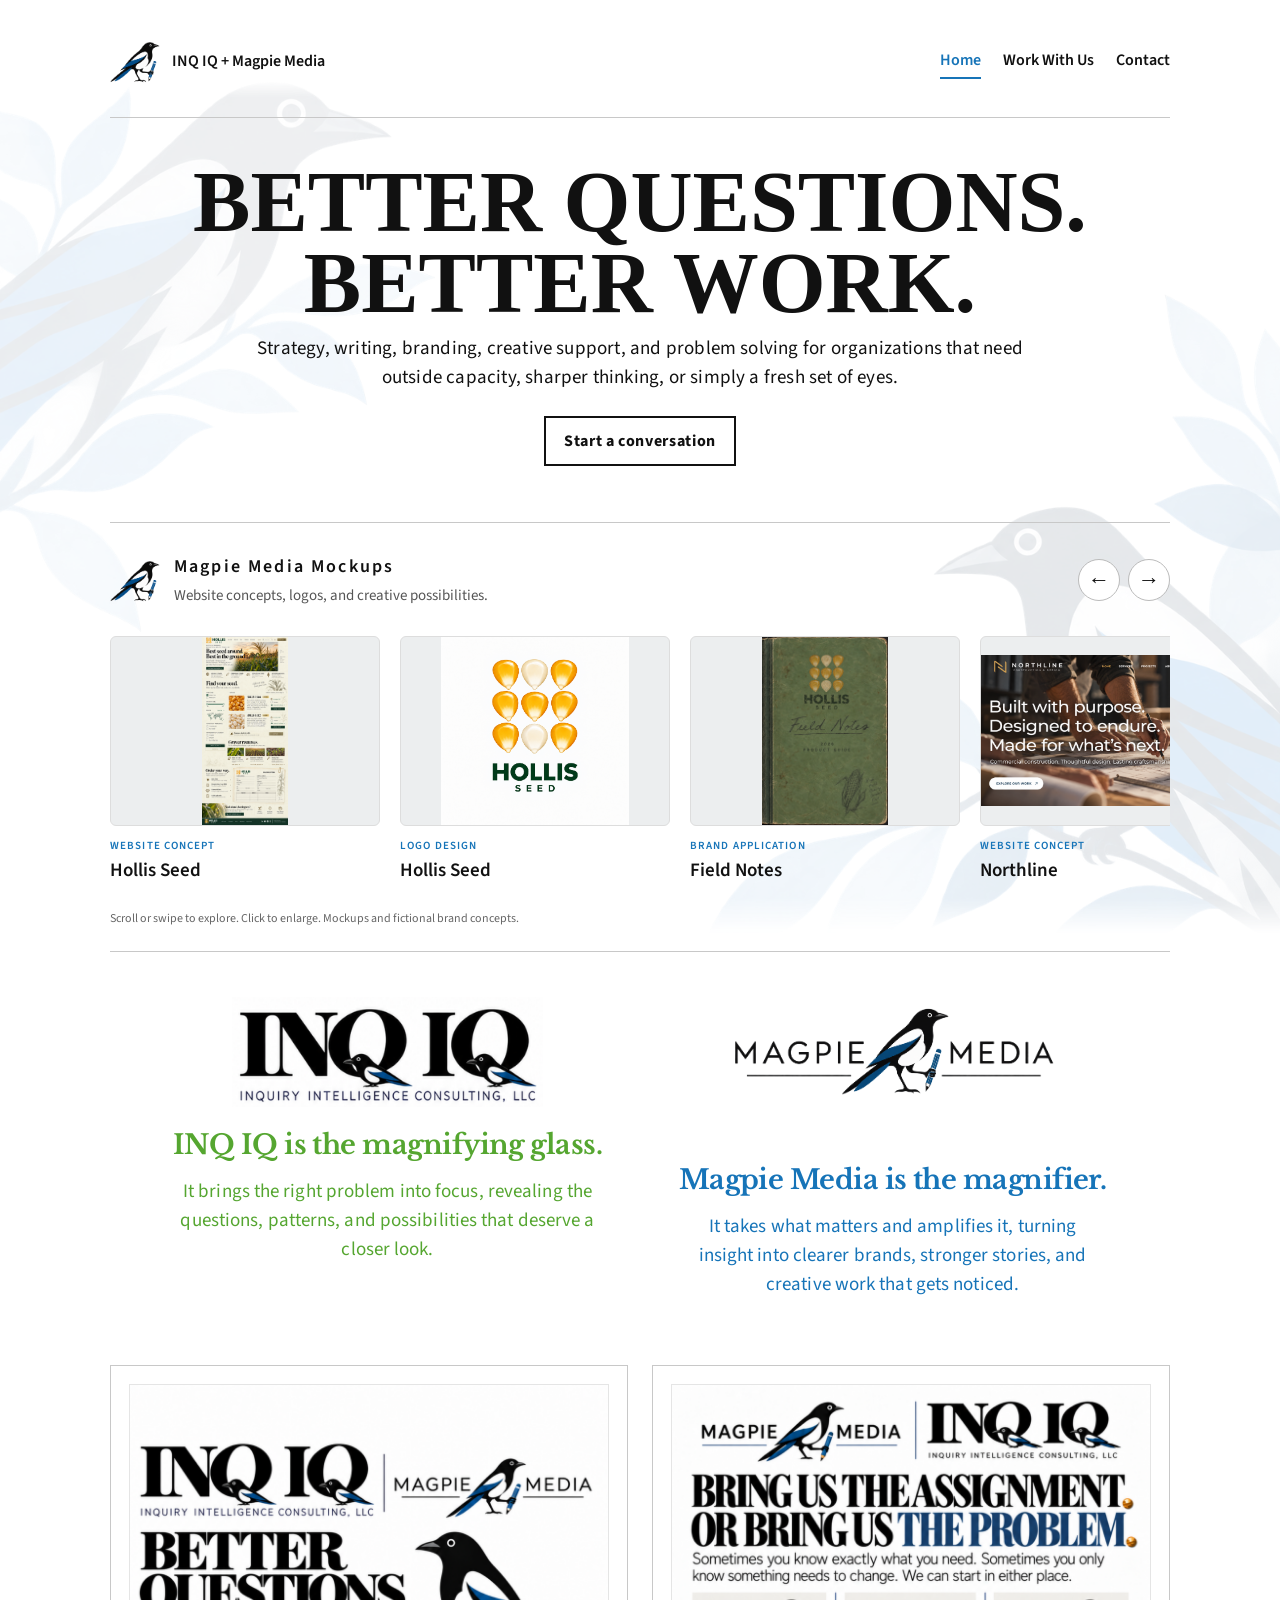
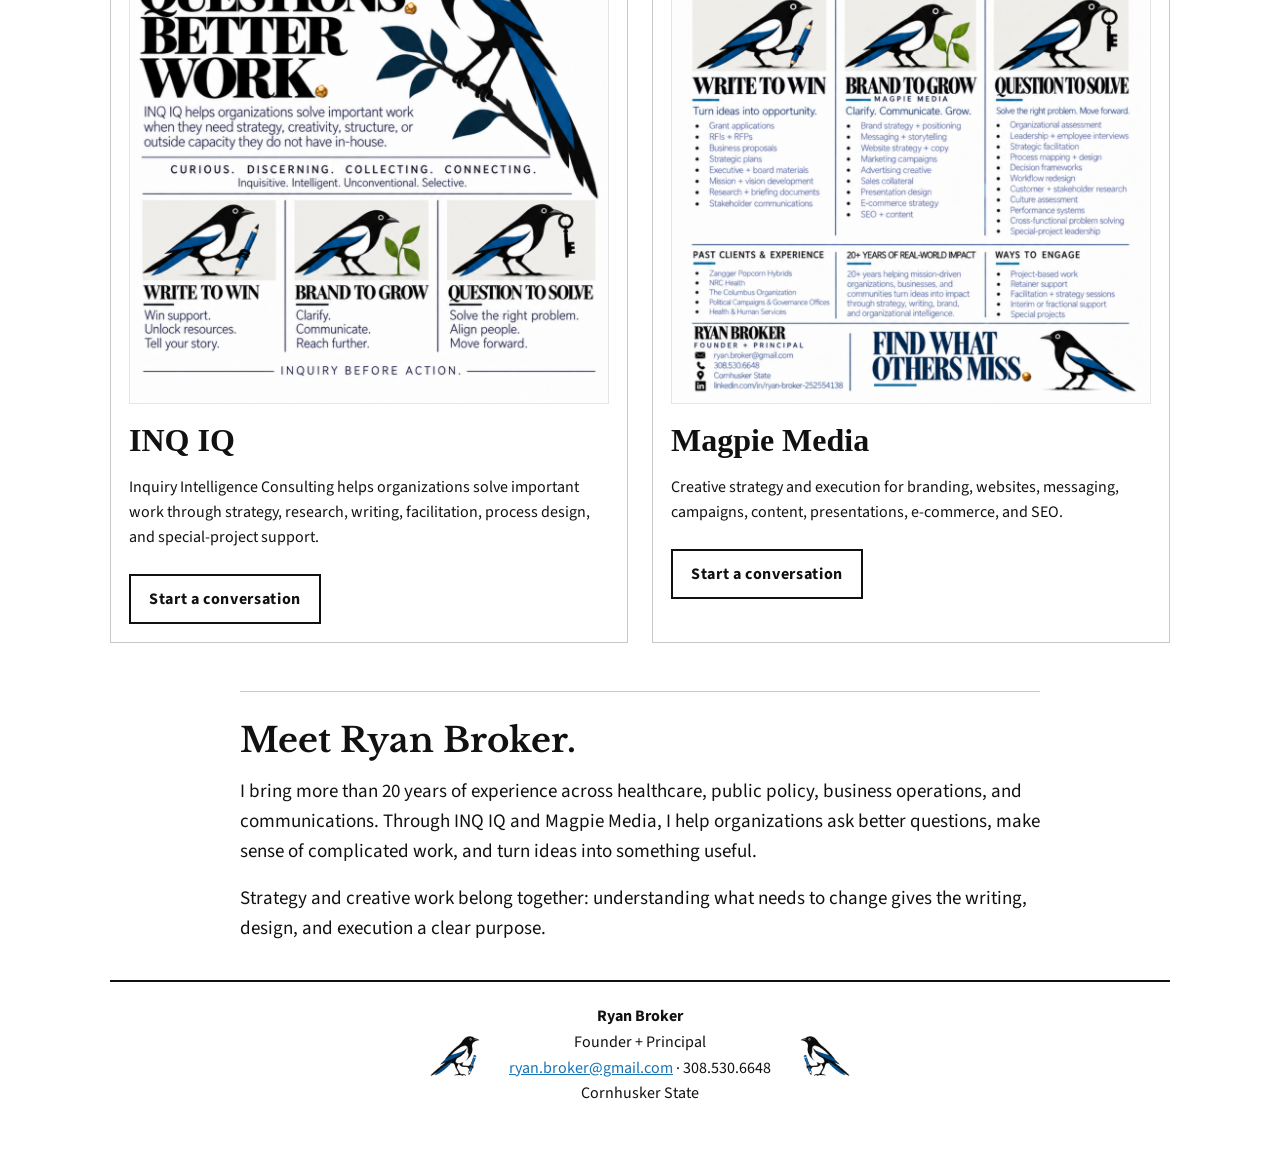
<file: index.html>
<!doctype html>
<html lang="en">
<head>
  <meta charset="utf-8">
  <meta name="viewport" content="width=device-width, initial-scale=1">
  <title>INQ IQ + Magpie Media</title>
  <meta name="description" content="INQ IQ and Magpie Media. Strategy, writing, branding, creative support, and problem solving.">
<link rel="preconnect" href="https://fonts.googleapis.com">
<link rel="preconnect" href="https://fonts.gstatic.com" crossorigin>
<link href="https://fonts.googleapis.com/css2?family=Libre+Baskerville:wght@400;700&family=Source+Sans+3:wght@400;500;600&display=swap" rel="stylesheet">

<link rel="stylesheet" href="style.css?v=4">
</head>
<body>
<div id="site-loader" aria-hidden="true">
  <div class="loader-content">
    <img
      src="magpie-pencil.png.png"
      alt=""
      width="100"
    >
    <p>WRITE. WRITE. WRITE.</p>
  </div>
</div>
<script>
  (function() {
    const loader = document.getElementById("site-loader");
    let finished = false;

    function revealSite() {
      if (finished) return;
      finished = true;

      loader.classList.add("is-loaded");

      setTimeout(function() {
        loader.remove();
      }, 450);
    }

    window.addEventListener("load", revealSite, { once: true });

    // Reveal the page even if a resource takes too long.
    setTimeout(revealSite, 4000);
  })();
</script>

<noscript>
  <style>
    #site-loader {
      display: none;
    }
  </style>
</noscript>
  <img
    src="magpie-frame-corners.png"
    alt=""
    class="frame-art frame-art-corners"
    aria-hidden="true"
  >

  <main class="wrap">
    <header class="site-header">
  <a class="site-brand" href="index.html">
    <img src="magpie-pencil.png.png" alt="" width="50">
    <span>INQ IQ + Magpie Media</span>
  </a>

  <nav class="site-nav" aria-label="Main navigation">
    <a href="index.html" aria-current="page">Home</a>
    <a href="work-with-us.html">Work With Us</a>
    <a href="contact.html">Contact</a>
  </nav>
</header>
    <section class="hero">
      <h1>BETTER QUESTIONS.<br>BETTER WORK.</h1>
      <p>
        Strategy, writing, branding, creative support, and problem solving for organizations
        that need outside capacity, sharper thinking, or simply a fresh set of eyes.
      </p>
<a
  class="button hero-contact"
  href="mailto:ryan.broker@gmail.com?subject=Let%27s%20Talk"
>
  Start a conversation
</a>
    </section>
<section class="portfolio" aria-labelledby="portfolio-title">
  <div class="portfolio-heading">
    <div class="portfolio-brand">
 <img
  src="magpie-pencil.png.png"
  alt=""
  class="portfolio-magpie"
  width="50"
  style="display:block; width:50px; max-width:50px; height:auto; flex:0 0 50px;"
  aria-hidden="true"
>

  <div>
    <h2 id="portfolio-title">Magpie Media Mockups</h2>
    <p>Website concepts, logos, and creative possibilities.</p>
  </div>
</div>
    <div class="portfolio-controls">
      <button
        type="button"
        onclick="scrollPortfolio(-1)"
        aria-label="Scroll portfolio left"
      >←</button>

      <button
        type="button"
        onclick="scrollPortfolio(1)"
        aria-label="Scroll portfolio right"
      >→</button>
    </div>
  </div>

  <div
    class="portfolio-track"
    id="portfolio-track"
    tabindex="0"
    aria-label="Scrollable portfolio gallery"
  >

    <button
      class="portfolio-item"
      type="button"
      onclick="openLightbox('HOLLIS SEED WEBSITE EXAMPLE.png', 'Hollis Seed website concept')"
    >
      <img
        src="HOLLIS SEED WEBSITE EXAMPLE.png"
        alt="Hollis Seed website concept"
        loading="lazy"
      >
      <span>WEBSITE CONCEPT</span>
      <strong>Hollis Seed</strong>
    </button>

    <button
      class="portfolio-item"
      type="button"
      onclick="openLightbox('HOLLIS SEED LOGO.png', 'Hollis Seed logo')"
    >
      <img
        src="HOLLIS SEED LOGO.png"
        alt="Hollis Seed logo"
        loading="lazy"
      >
      <span>LOGO DESIGN</span>
      <strong>Hollis Seed</strong>
    </button>

    <button
      class="portfolio-item"
      type="button"
      onclick="openLightbox('HOLLS SEED FIELD NOTES.png', 'Hollis Seed field notes')"
    >
      <img
        src="HOLLS SEED FIELD NOTES.png"
        alt="Hollis Seed field notes"
        loading="lazy"
      >
      <span>BRAND APPLICATION</span>
      <strong>Field Notes</strong>
    </button>

    <button
      class="portfolio-item"
      type="button"
      onclick="openLightbox('Northline Construction & Design.png', 'Northline website concept')"
    >
      <img
        src="Northline Construction &amp; Design.png"
        alt="Northline website concept"
        loading="lazy"
      >
      <span>WEBSITE CONCEPT</span>
      <strong>Northline</strong>
    </button>

    <button
      class="portfolio-item"
      type="button"
      onclick="openLightbox('NORTHLINE LOGO.png', 'Northline logo')"
    >
      <img
        src="NORTHLINE LOGO.png"
        alt="Northline logo"
        loading="lazy"
      >
      <span>LOGO DESIGN</span>
      <strong>Northline</strong>
    </button>

    <button
      class="portfolio-item"
      type="button"
      onclick="openLightbox('NORTHLINE 3.png', 'Northline logo variation')"
    >
      <img
        src="NORTHLINE 3.png"
        alt="Northline logo variation"
        loading="lazy"
      >
      <span>LOGO VARIATION</span>
      <strong>Northline</strong>
    </button>

    <button
      class="portfolio-item"
      type="button"
      onclick="openLightbox('WARD & ELLIS.png', 'Ward and Ellis website concept')"
    >
      <img
        src="WARD &amp; ELLIS.png"
        alt="Ward and Ellis website concept"
        loading="lazy"
      >
      <span>WEBSITE CONCEPT</span>
      <strong>Ward &amp; Ellis</strong>
    </button>

    <button
      class="portfolio-item"
      type="button"
      onclick="openLightbox('Meadow County Health.png', 'Meadow County Health website concept')"
    >
      <img
        src="Meadow County Health.png"
        alt="Meadow County Health website concept"
        loading="lazy"
      >
      <span>WEBSITE CONCEPT</span>
      <strong>Meadow County Health</strong>
    </button>

    <button
      class="portfolio-item"
      type="button"
      onclick="openLightbox('magpie glorious.png', 'Magpie Media brand concept')"
    >
      <img
        src="magpie glorious.png"
        alt="Magpie Media brand concept"
        loading="lazy"
      >
      <span>BRAND CONCEPT</span>
      <strong>Magpie Media</strong>
    </button>

  </div>

  <p class="portfolio-note">
    Scroll or swipe to explore. Click to enlarge.
    Mockups and fictional brand concepts.
  </p>
</section>
    
    <section class="brand-explainer">

  <article class="brand-box inqiq-explainer">
      <img src="INQ IQ ONE.png" alt="INQ IQ logo">

    <h2>INQ IQ is the magnifying glass.</h2>

    <p>
      It brings the right problem into focus, revealing the questions,
      patterns, and possibilities that deserve a closer look.
    </p>
  </article>

  <article class="brand-box magpie-explainer">
    <img src="MAGPIE ONE.png" alt="Magpie Media">

    <h2>Magpie Media is the magnifier.</h2>

    <p>
      It takes what matters and amplifies it, turning insight into clearer brands,
      stronger stories, and creative work that gets noticed.
    </p>
  </article>

</section>

<section class="grid">
  <article class="card">
    <img
      src="flyer-1.png"
      alt="INQ IQ and Magpie Media overview"
      class="flyer-image"
      onclick="openLightbox(this.src, this.alt)"
    >

    <h2>INQ IQ</h2>

    <p>
      Inquiry Intelligence Consulting helps organizations solve important work through
      strategy, research, writing, facilitation, process design, and special-project support.
    </p>

    <a class="button" href="mailto:ryan.broker@gmail.com?subject=INQ%20IQ%20Inquiry">
      Start a conversation
    </a>
  </article>

  <article class="card">
    <img
      src="flyer-2.png"
      alt="Magpie Media and INQ IQ services"
      class="flyer-image"
      onclick="openLightbox(this.src, this.alt)"
    >

    <h2>Magpie Media</h2>

    <p>
      Creative strategy and execution for branding, websites, messaging, campaigns,
      content, presentations, e-commerce, and SEO.
    </p>

    <a class="button" href="mailto:ryan.broker@gmail.com?subject=Magpie%20Media%20Inquiry">
      Start a conversation
    </a>
  </article>
</section>

<section class="about-ryan" aria-labelledby="about-ryan-title">
  <h2 id="about-ryan-title">Meet Ryan Broker.</h2>

  <p>
    I bring more than 20 years of experience across healthcare, public policy,
    business operations, and communications. Through INQ IQ and Magpie Media,
    I help organizations ask better questions, make sense of complicated work,
    and turn ideas into something useful.
  </p>

  <p>
    Strategy and creative work belong together: understanding what needs to
    change gives the writing, design, and execution a clear purpose.
  </p>
</section>
<section class="contact contact-with-magpies">

  <img
    src="magpie-pencil.png.png"
    alt=""
    class="contact-magpie contact-magpie-left"
    aria-hidden="true"
  >

  <div class="contact-info">
    <strong>Ryan Broker</strong><br>
    Founder + Principal<br>
    <a href="mailto:ryan.broker@gmail.com">ryan.broker@gmail.com</a> · 308.530.6648<br>
    Cornhusker State
  </div>

  <img
    src="magpie-pencil.png.png"
    alt=""
    class="contact-magpie contact-magpie-right"
    aria-hidden="true"
  >

</section>

</main>

 <div
  id="lightbox"
  class="lightbox"
  role="dialog"
  aria-modal="true"
  aria-label="Enlarged portfolio image"
  onclick="closeLightbox(event)"
>
  <button
    type="button"
    class="lightbox-close"
    onclick="closeLightbox(event)"
    aria-label="Close image"
  >×</button>

  <button
    type="button"
    id="lightbox-prev"
    class="lightbox-arrow lightbox-prev"
    onclick="advanceLightbox(-1)"
    aria-label="Previous image"
  >←</button>

  <img id="lightbox-image" alt="">

  <button
    type="button"
    id="lightbox-next"
    class="lightbox-arrow lightbox-next"
    onclick="advanceLightbox(1)"
    aria-label="Next image"
  >→</button>

  <p id="lightbox-caption"></p>
</div>

<script>
  let lightboxItems = [];
  let lightboxIndex = 0;
  let previousFocus = null;

  function scrollPortfolio(direction) {
    const track = document.getElementById("portfolio-track");
    if (!track) return;

    const cards = track.querySelectorAll(".portfolio-item");

    const step = cards.length > 1
      ? cards[1].getBoundingClientRect().left -
        cards[0].getBoundingClientRect().left
      : track.clientWidth * 0.8;

    const reduceMotion = window.matchMedia(
      "(prefers-reduced-motion: reduce)"
    ).matches;

    track.scrollBy({
      left: direction * step,
      behavior: reduceMotion ? "auto" : "smooth"
    });
  }

  function renderLightbox() {
    const item = lightboxItems[lightboxIndex];
    const image = document.getElementById("lightbox-image");
    const showArrows = lightboxItems.length > 1;

    image.src = item.src;
    image.alt = item.alt;

    document.getElementById("lightbox-caption").textContent =
      showArrows
        ? item.alt + " · " + (lightboxIndex + 1) +
          " / " + lightboxItems.length
        : item.alt;

    document.getElementById("lightbox-prev").hidden = !showArrows;
    document.getElementById("lightbox-next").hidden = !showArrows;
  }

  function openLightbox(src, alt) {
    const lightbox = document.getElementById("lightbox");
    const absoluteSrc = new URL(src, document.baseURI).href;

    const portfolioImages = Array.from(
      document.querySelectorAll(".portfolio-track .portfolio-item img")
    ).map(function(image) {
      return {
        src: image.src,
        alt: image.alt
      };
    });

    const selectedIndex = portfolioImages.findIndex(function(item) {
      return item.src === absoluteSrc;
    });
    
lightbox.classList.toggle("flyer-view", selectedIndex < 0);
    
    if (selectedIndex >= 0) {
      lightboxItems = portfolioImages;
      lightboxIndex = selectedIndex;
    } else {
      lightboxItems = [{ src: absoluteSrc, alt: alt || "" }];
      lightboxIndex = 0;
    }

    previousFocus = document.activeElement;
    renderLightbox();

    lightbox.classList.add("active");
    document.body.classList.add("no-scroll");
    lightbox.querySelector(".lightbox-close").focus();
  }

  function advanceLightbox(direction) {
    if (lightboxItems.length < 2) return;

    lightboxIndex =
      (lightboxIndex + direction + lightboxItems.length) %
      lightboxItems.length;

    renderLightbox();
  }

  function closeLightbox(event) {
    if (
      event &&
      event.target.id !== "lightbox" &&
      !event.target.closest(".lightbox-close")
    ) {
      return;
    }

    document.getElementById("lightbox").classList.remove("active");
    document.body.classList.remove("no-scroll");

    if (previousFocus && previousFocus.isConnected) {
      previousFocus.focus();
    }
  }

  document.addEventListener("keydown", function(event) {
    const lightbox = document.getElementById("lightbox");
    if (!lightbox.classList.contains("active")) return;

    if (event.key === "Escape") {
      event.preventDefault();
      closeLightbox();
    }

    if (event.key === "ArrowLeft") {
      event.preventDefault();
      advanceLightbox(-1);
    }

    if (event.key === "ArrowRight") {
      event.preventDefault();
      advanceLightbox(1);
    }

    if (event.key === "Tab") {
      const buttons = Array.from(
        lightbox.querySelectorAll("button")
      ).filter(function(button) {
        return !button.hidden;
      });

      const first = buttons[0];
      const last = buttons[buttons.length - 1];

      if (event.shiftKey && document.activeElement === first) {
        event.preventDefault();
        last.focus();
      } else if (!event.shiftKey && document.activeElement === last) {
        event.preventDefault();
        first.focus();
      }
    }
  });
</script>

</body>
</html>
</file>
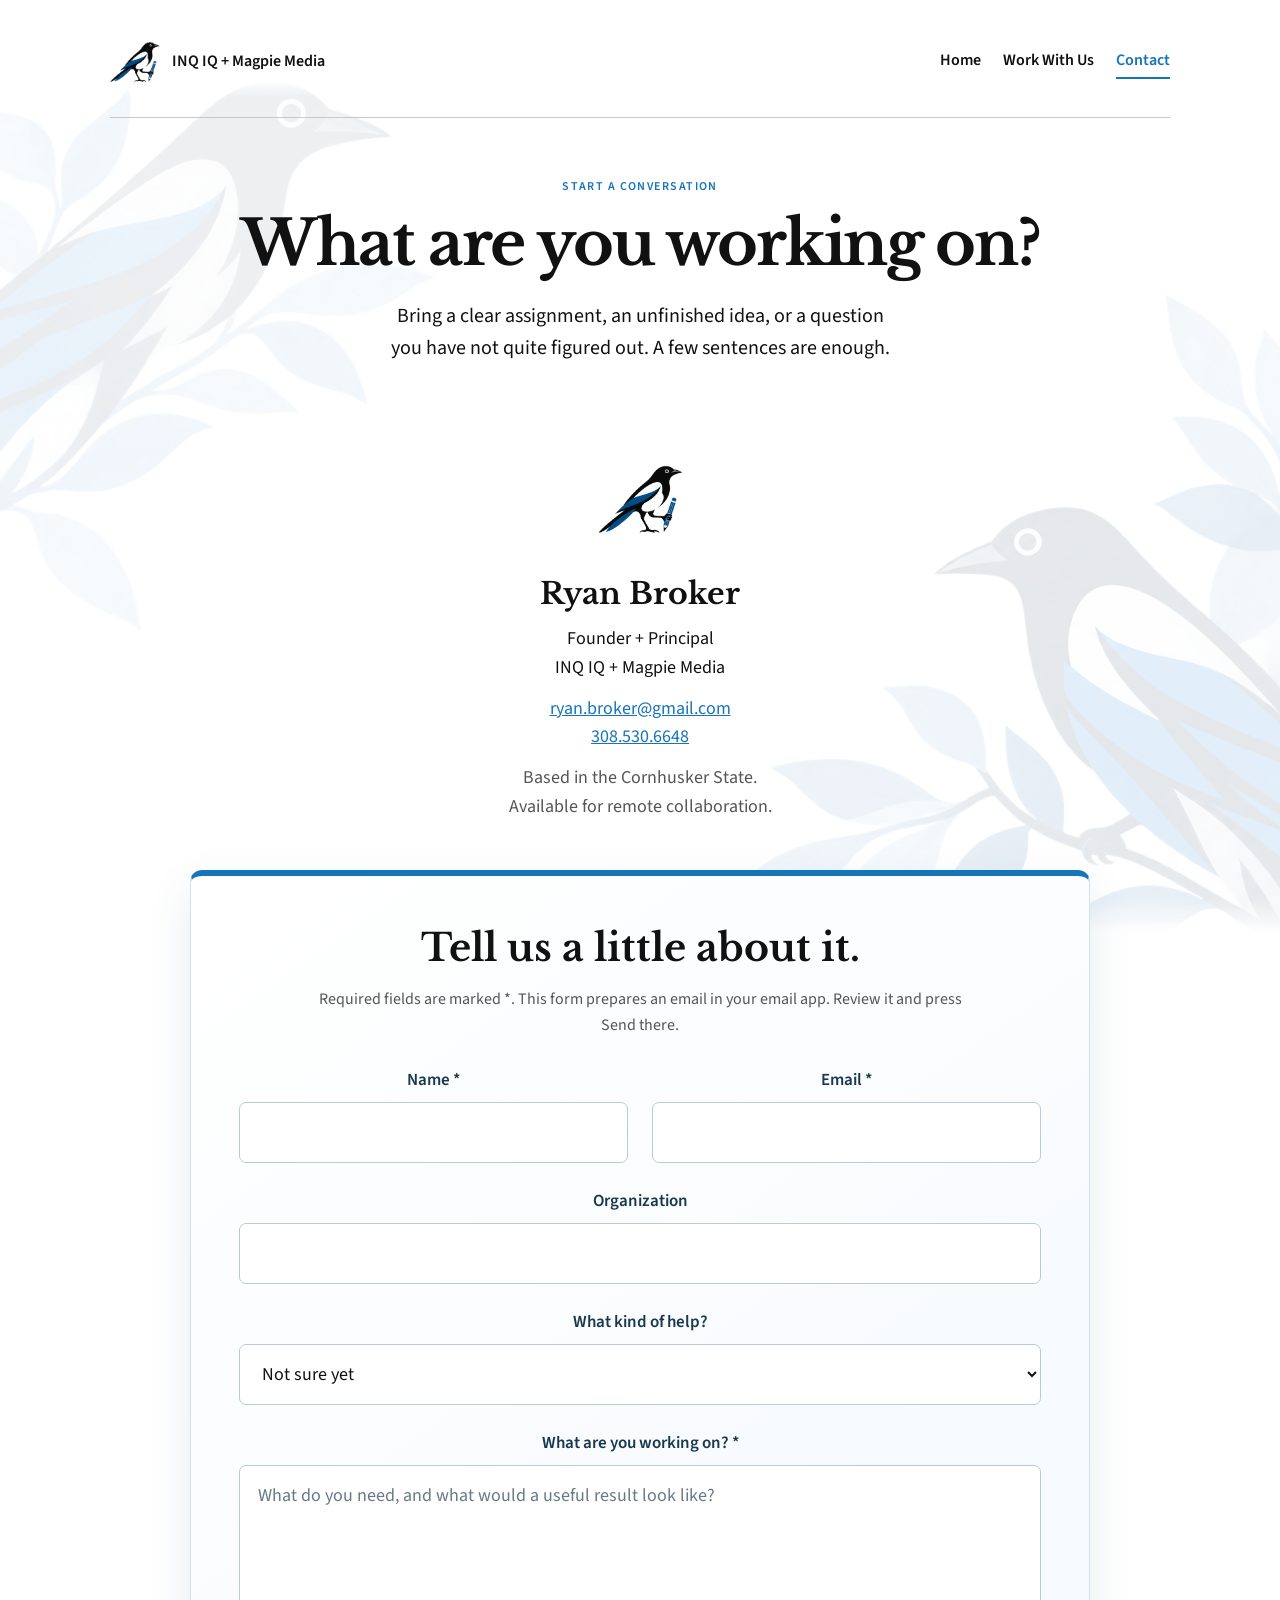
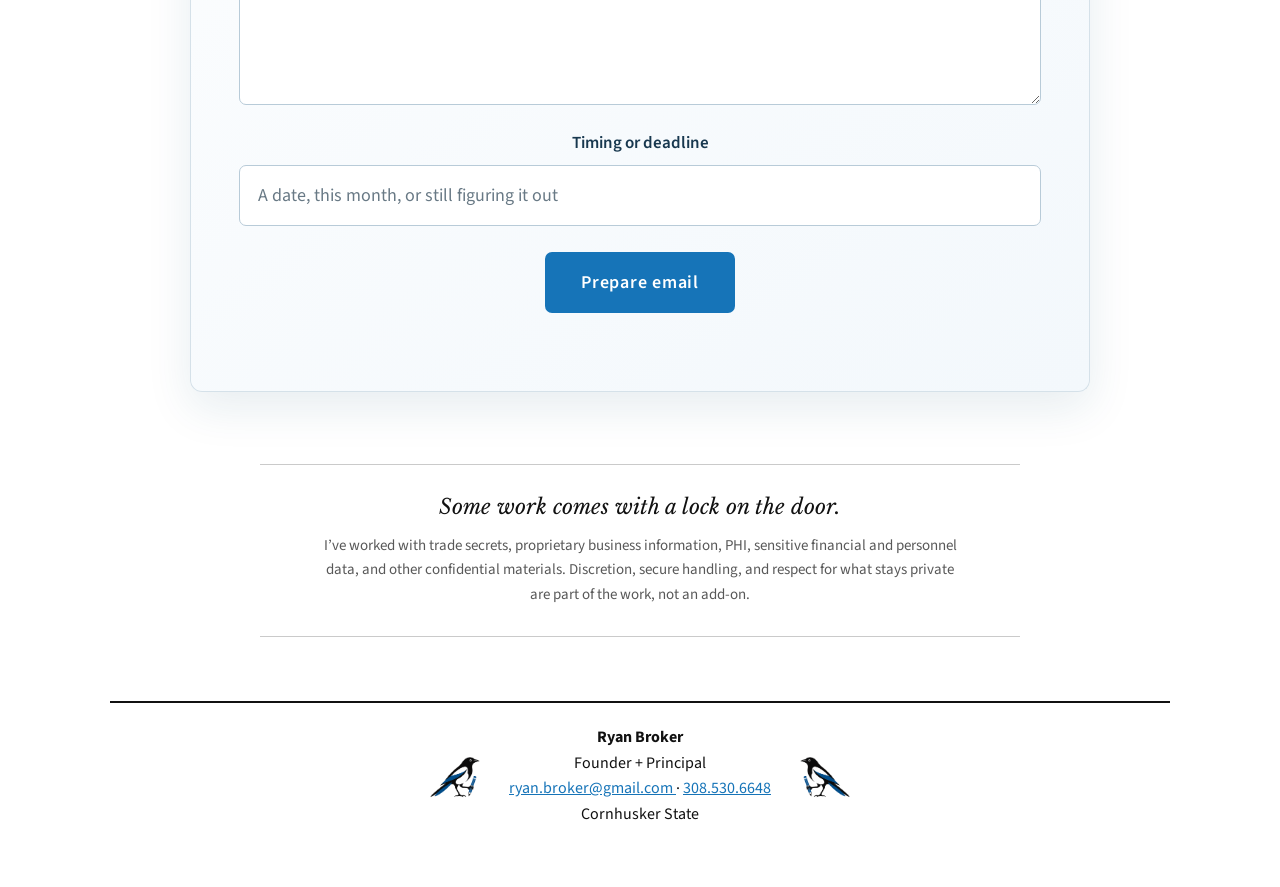
<file: contact.html>
<!doctype html>
<html lang="en">
<head>
  <meta charset="utf-8">
  <meta name="viewport" content="width=device-width, initial-scale=1">

  <title>Contact | INQ IQ + Magpie Media</title>

  <meta
    name="description"
    content="Start a conversation with Ryan Broker about strategy, writing, branding, websites, or project support."
  >

  <link rel="preconnect" href="https://fonts.googleapis.com">
  <link rel="preconnect" href="https://fonts.gstatic.com" crossorigin>

  <link
    href="https://fonts.googleapis.com/css2?family=Libre+Baskerville:wght@400;700&family=Source+Sans+3:wght@400;500;600&display=swap"
    rel="stylesheet"
  >

  <link rel="stylesheet" href="style.css?v=6">
</head>

<body>
  <img
    src="magpie-frame-corners.png"
    alt=""
    class="frame-art frame-art-corners"
    aria-hidden="true"
  >

  <main class="wrap">
    <header class="site-header">
      <a
        class="site-brand"
        href="index.html"
        aria-label="INQ IQ and Magpie Media home"
      >
        <img src="magpie-pencil.png.png" alt="" width="50">
        <span>INQ IQ + Magpie Media</span>
      </a>

      <nav class="site-nav" aria-label="Main navigation">
        <a href="index.html">Home</a>
        <a href="work-with-us.html">Work With Us</a>
        <a href="contact.html" aria-current="page">Contact</a>
      </nav>
    </header>

    <section class="inner-hero">
      <p class="page-eyebrow">START A CONVERSATION</p>

      <h1>What are you working on?</h1>

      <p class="inner-intro">
        Bring a clear assignment, an unfinished idea, or a question<br> you
        have not quite figured out. A few sentences are enough.
      </p>
    </section>

    <section class="contact-page-grid" aria-label="Contact Ryan Broker">
      <aside class="contact-aside">
        <img
          src="magpie-pencil.png.png"
          alt=""
          class="contact-page-bird"
          width="85"
          aria-hidden="true"
        >

        <h2>Ryan Broker</h2>

        <p>
          Founder + Principal<br>
          INQ IQ + Magpie Media
        </p>

        <p>
          <a href="mailto:ryan.broker@gmail.com">
            ryan.broker@gmail.com
          </a><br>

          <a href="tel:+13085306648">308.530.6648</a>
        </p>

        <p class="contact-location">
          Based in the Cornhusker State.<br>
          Available for remote collaboration.
        </p>
      </aside>

      <div class="inquiry-panel">
        <h2>Tell us a little about it.</h2>

        <p id="form-instructions" class="form-note">
          Required fields are marked *. This form prepares an email
          in your email app. Review it and press Send there.
        </p>

        <form id="inquiry-form" aria-describedby="form-instructions">
          <div class="form-row">
            <div class="form-field">
              <label for="inquiry-name">Name *</label>

              <input
                id="inquiry-name"
                name="name"
                type="text"
                autocomplete="name"
                maxlength="150"
                required
              >
            </div>

            <div class="form-field">
              <label for="inquiry-email">Email *</label>

              <input
                id="inquiry-email"
                name="email"
                type="email"
                autocomplete="email"
                maxlength="254"
                required
              >
            </div>
          </div>

          <div class="form-field">
            <label for="inquiry-organization">Organization</label>

            <input
              id="inquiry-organization"
              name="organization"
              type="text"
              autocomplete="organization"
              maxlength="200"
            >
          </div>

          <div class="form-field">
            <label for="inquiry-interest">What kind of help?</label>

            <select id="inquiry-interest" name="interest">
              <option value="Not sure yet">Not sure yet</option>
              <option value="Branding or website">
                Branding or website
              </option>
              <option value="Writing, grant, or proposal">
                Writing, grant, or proposal
              </option>
              <option value="Strategy or problem solving">
                Strategy or problem solving
              </option>
              <option value="Ongoing support">Ongoing support</option>
              <option value="Something else">Something else</option>
            </select>
          </div>

          <div class="form-field">
            <label for="inquiry-message">What are you working on? *</label>

            <textarea
              id="inquiry-message"
              name="message"
              rows="7"
              maxlength="3000"
              placeholder="What do you need, and what would a useful result look like?"
              required
            ></textarea>
          </div>

          <div class="form-field">
            <label for="inquiry-deadline">Timing or deadline</label>

            <input
              id="inquiry-deadline"
              name="deadline"
              type="text"
              maxlength="200"
              placeholder="A date, this month, or still figuring it out"
            >
          </div>

          <button class="button" id="prepare-email" type="submit" disabled>
            Prepare email
          </button>

          <p id="form-status" class="form-note" role="status"></p>

          <noscript>
            <p>
              Please email
              <a href="mailto:ryan.broker@gmail.com">
                ryan.broker@gmail.com
              </a>
              directly to start a conversation.
            </p>
          </noscript>
        </form>
      </div>
       </section>

    <section class="confidentiality-note" aria-label="Confidentiality">
      <p class="confidentiality-kicker">
        Some work comes with a lock on the door.
      </p>

      <p>
        I’ve worked with trade secrets, proprietary business information,
        PHI, sensitive financial and personnel data, and other confidential
        materials. Discretion, secure handling, and respect for what stays
        private are part of the work, not an add-on.
      </p>
    </section>

    <footer class="contact contact-with-magpies">
      <img
        src="magpie-pencil.png.png"
        alt=""
        class="contact-magpie contact-magpie-left"
        aria-hidden="true"
      >

      <div class="contact-info">
        <strong>Ryan Broker</strong><br>
        Founder + Principal<br>

        <a href="mailto:ryan.broker@gmail.com">
          ryan.broker@gmail.com
        </a>

        ·

        <a href="tel:+13085306648">308.530.6648</a><br>

        Cornhusker State
      </div>

      <img
        src="magpie-pencil.png.png"
        alt=""
        class="contact-magpie contact-magpie-right"
        aria-hidden="true"
      >
    </footer>
  </main>

  <script>
    const inquiryForm = document.getElementById("inquiry-form");

    inquiryForm.addEventListener("submit", function(event) {
      event.preventDefault();

      if (!inquiryForm.reportValidity()) return;

      const data = new FormData(inquiryForm);

      function value(name) {
        return String(data.get(name) || "").trim();
      }

      const subject = "Website inquiry: " + value("interest");

      const body = [
        "Name: " + value("name"),
        "Email: " + value("email"),
        "Organization: " + (value("organization") || "Not provided"),
        "Help needed: " + value("interest"),
        "Timing: " + (value("deadline") || "Not provided"),
        "",
        "What I am working on:",
        value("message")
      ].join("\n");

      document.getElementById("form-status").textContent =
        "Your email app has been requested. Review and send the message " +
        "there. If it does not open, email ryan.broker@gmail.com directly. " +
        "Your entries remain on this page.";

      window.location.href =
        "mailto:ryan.broker@gmail.com?subject=" +
        encodeURIComponent(subject) +
        "&body=" +
        encodeURIComponent(body);
    });

    document.getElementById("prepare-email").disabled = false;
  </script>
</body>
</html>
</file>
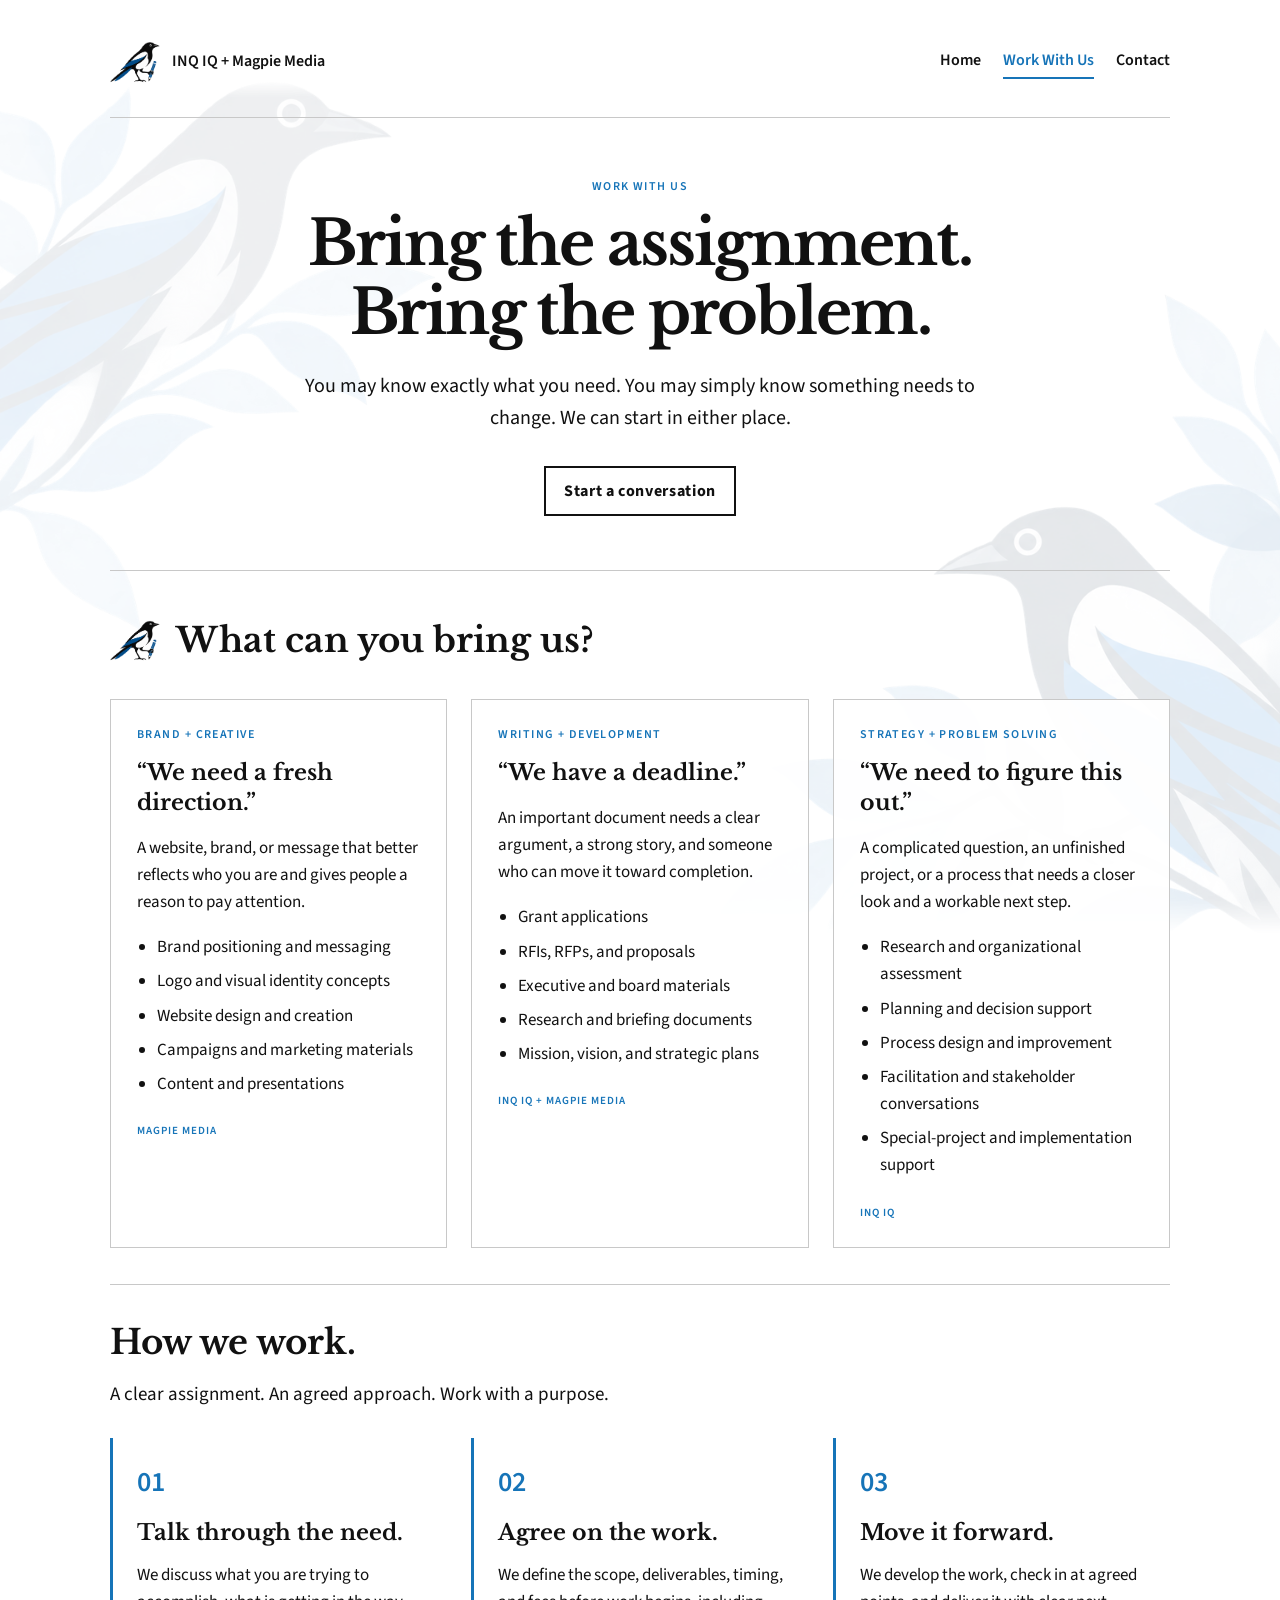
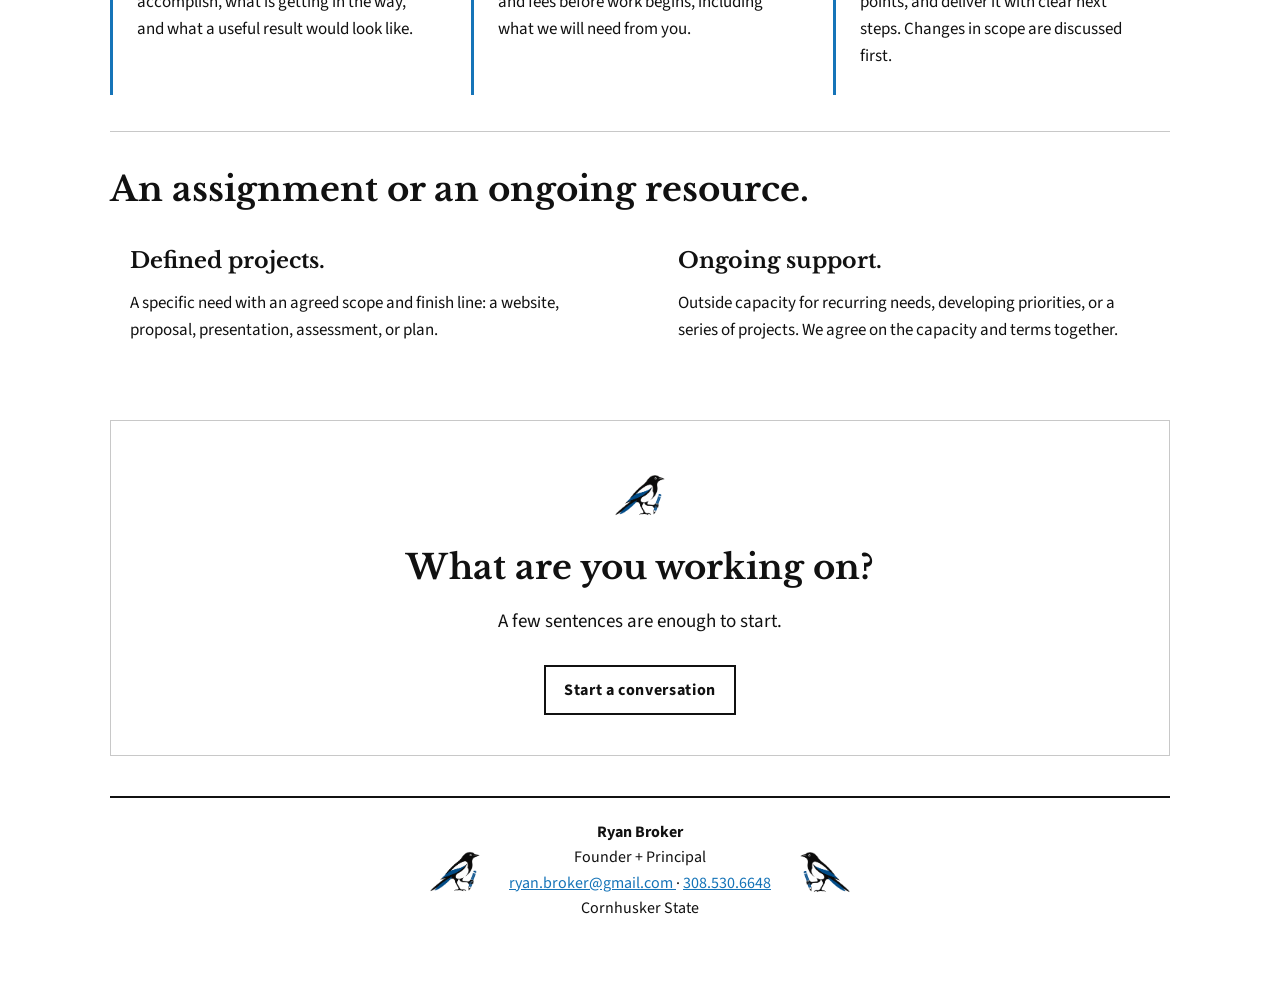
<file: work-with-us.html>
<!doctype html>
<html lang="en">
<head>
  <meta charset="utf-8">
  <meta name="viewport" content="width=device-width, initial-scale=1">

  <title>Work With Us | INQ IQ + Magpie Media</title>

  <meta
    name="description"
    content="Bring us an assignment or a problem. Strategy, writing, branding, websites, and project support through INQ IQ and Magpie Media."
  >

  <link rel="preconnect" href="https://fonts.googleapis.com">
  <link rel="preconnect" href="https://fonts.gstatic.com" crossorigin>

  <link
    href="https://fonts.googleapis.com/css2?family=Libre+Baskerville:wght@400;700&family=Source+Sans+3:wght@400;500;600&display=swap"
    rel="stylesheet"
  >

  <link rel="stylesheet" href="style.css?v=3">
</head>

<body>
  <img
    src="magpie-frame-corners.png"
    alt=""
    class="frame-art frame-art-corners"
    aria-hidden="true"
  >

  <main class="wrap">
    <header class="site-header">
      <a
        class="site-brand"
        href="index.html"
        aria-label="INQ IQ and Magpie Media home"
      >
        <img
          src="magpie-pencil.png.png"
          alt=""
          width="50"
        >
        <span>INQ IQ + Magpie Media</span>
      </a>

      <nav class="site-nav" aria-label="Main navigation">
        <a href="index.html">Home</a>
        <a href="work-with-us.html" aria-current="page">
          Work With Us
        </a>
        <a href="contact.html">Contact</a>
      </nav>
    </header>

    <section class="inner-hero">
      <p class="page-eyebrow">WORK WITH US</p>

      <h1>
        Bring the assignment.<br>
        Bring the problem.
      </h1>

      <p class="inner-intro">
        You may know exactly what you need. You may simply know something
        needs to change. We can start in either place.
      </p>

      <a class="button" href="contact.html">
        Start a conversation
      </a>
    </section>

    <section
      class="service-section"
      aria-labelledby="assignments-title"
    >
      <div class="section-heading-with-bird">
        <img
          src="magpie-pencil.png.png"
          alt=""
          class="section-bird"
          aria-hidden="true"
        >

        <h2 id="assignments-title">What can you bring us?</h2>
      </div>

      <div class="assignment-grid">
        <article class="assignment-card">
          <p class="page-eyebrow">BRAND + CREATIVE</p>

          <h3>“We need a fresh direction.”</h3>

          <p>
            A website, brand, or message that better reflects who you are
            and gives people a reason to pay attention.
          </p>

          <ul>
            <li>Brand positioning and messaging</li>
            <li>Logo and visual identity concepts</li>
            <li>Website design and creation</li>
            <li>Campaigns and marketing materials</li>
            <li>Content and presentations</li>
          </ul>

          <p class="service-brand-label">MAGPIE MEDIA</p>
        </article>

        <article class="assignment-card">
          <p class="page-eyebrow">WRITING + DEVELOPMENT</p>

          <h3>“We have a deadline.”</h3>

          <p>
            An important document needs a clear argument, a strong story,
            and someone who can move it toward completion.
          </p>

          <ul>
            <li>Grant applications</li>
            <li>RFIs, RFPs, and proposals</li>
            <li>Executive and board materials</li>
            <li>Research and briefing documents</li>
            <li>Mission, vision, and strategic plans</li>
          </ul>

          <p class="service-brand-label">
            INQ IQ + MAGPIE MEDIA
          </p>
        </article>

        <article class="assignment-card">
          <p class="page-eyebrow">STRATEGY + PROBLEM SOLVING</p>

          <h3>“We need to figure this out.”</h3>

          <p>
            A complicated question, an unfinished project, or a process
            that needs a closer look and a workable next step.
          </p>

          <ul>
            <li>Research and organizational assessment</li>
            <li>Planning and decision support</li>
            <li>Process design and improvement</li>
            <li>Facilitation and stakeholder conversations</li>
            <li>Special-project and implementation support</li>
          </ul>

          <p class="service-brand-label">INQ IQ</p>
        </article>
      </div>
    </section>

    <section
      class="process-section"
      aria-labelledby="process-title"
    >
      <h2 id="process-title">How we work.</h2>

      <p class="section-intro">
        A clear assignment. An agreed approach. Work with a purpose.
      </p>

      <ol class="process-grid">
        <li>
          <span class="process-number" aria-hidden="true">01</span>

          <h3>Talk through the need.</h3>

          <p>
            We discuss what you are trying to accomplish, what is getting
            in the way, and what a useful result would look like.
          </p>
        </li>

        <li>
          <span class="process-number" aria-hidden="true">02</span>

          <h3>Agree on the work.</h3>

          <p>
            We define the scope, deliverables, timing, and fees before
            work begins, including what we will need from you.
          </p>
        </li>

        <li>
          <span class="process-number" aria-hidden="true">03</span>

          <h3>Move it forward.</h3>

          <p>
            We develop the work, check in at agreed points, and deliver
            it with clear next steps. Changes in scope are discussed first.
          </p>
        </li>
      </ol>
    </section>

    <section
      class="engagement-section"
      aria-labelledby="engagement-title"
    >
      <h2 id="engagement-title">
        An assignment or an ongoing resource.
      </h2>

      <div class="engagement-grid">
        <article>
          <h3>Defined projects.</h3>

          <p>
            A specific need with an agreed scope and finish line:
            a website, proposal, presentation, assessment, or plan.
          </p>
        </article>

        <article>
          <h3>Ongoing support.</h3>

          <p>
            Outside capacity for recurring needs, developing priorities,
            or a series of projects. We agree on the capacity and terms
            together.
          </p>
        </article>
      </div>
    </section>

    <section class="page-cta" aria-labelledby="conversation-title">
      <img
        src="magpie-pencil.png.png"
        alt=""
        class="section-bird"
        aria-hidden="true"
      >

      <h2 id="conversation-title">What are you working on?</h2>

      <p>A few sentences are enough to start.</p>

      <a class="button" href="contact.html">
        Start a conversation
      </a>
    </section>

    <footer class="contact contact-with-magpies">
      <img
        src="magpie-pencil.png.png"
        alt=""
        class="contact-magpie contact-magpie-left"
        aria-hidden="true"
      >

      <div class="contact-info">
        <strong>Ryan Broker</strong><br>
        Founder + Principal<br>

        <a href="mailto:ryan.broker@gmail.com">
          ryan.broker@gmail.com
        </a>

        ·

        <a href="tel:+13085306648">308.530.6648</a><br>

        Cornhusker State
      </div>

      <img
        src="magpie-pencil.png.png"
        alt=""
        class="contact-magpie contact-magpie-right"
        aria-hidden="true"
      >
    </footer>
  </main>
</body>
</html>
</file>
<file: style.css>
:root{
  --ink:#111;
  --blue:#1674b8;
  --green:#55a630;
  --paper:#f8f7f2;
  --line:#c8c8c8;
}

*{
  box-sizing:border-box;
}

body{
  margin:0;
  font-family:"Source Sans 3", Arial, sans-serif;
  background:var(--paper);
  color:var(--ink);
}

.wrap{
  max-width:1100px;
  margin:0 auto;
  padding:28px 20px 60px;
}

.hero{
  text-align:center;
  padding:24px 0 28px;
}

.hero h1{
  margin:0 0 10px;
  font-family:Georgia, "Times New Roman", serif;
  font-size:clamp(40px,8vw,86px);
  line-height:.95;
}

.hero p{
  font-family:"Source Sans 3", Arial, sans-serif;
  font-size:19px;
  font-weight:400;
  line-height:1.5;
  letter-spacing:0.01em;
  max-width:800px;
  margin:0 auto;
}

.brand-explainer{
  display:grid;
  grid-template-columns:1fr 1fr;
  gap:60px;
  max-width:950px;
  margin:45px auto 65px;
  align-items:start;
}

.brand-box{
  text-align:center;
}

.brand-box img{
  width:auto;
  max-width:100%;
  height:110px;
  object-fit:contain;
  display:block;
  margin:0 auto 22px;
}

.brand-box h2{
  margin:0 0 16px;
  font-family:"Libre Baskerville", Georgia, serif;
  font-size:27px;
  font-weight:700;
  line-height:1.18;
  letter-spacing:-0.02em;
}

.brand-box p{
  margin:0 auto;
  max-width:420px;
  font-family:"Source Sans 3", Arial, sans-serif;
  font-size:19px;
  font-weight:400;
  line-height:1.55;
  letter-spacing:0.005em;
}

.inqiq-explainer h2,
.inqiq-explainer p{
  color:var(--green);
}

.magpie-explainer h2,
.magpie-explainer p{
  color:var(--blue);
}

.magpie-explainer img {
  width: 100%;
  max-width: 450px;
  height: 110px;
  object-fit: contain;
}

@media (max-width: 780px) {
  .magpie-explainer img {
    height: 80px;
  }
}

.grid{
  display:grid;
  grid-template-columns:1fr 1fr;
  gap:24px;
  margin-top:28px;
}

.card{
  background:white;
  border:1px solid var(--line);
  padding:18px;
}

.card img{
  width:100%;
  height:auto;
  display:block;
  border:1px solid #e5e5e5;
}

.card h2{
  font-family:Georgia, "Times New Roman", serif;
  font-size:32px;
  margin:18px 0 8px;
}

.card p{
  font-size:16px;
  line-height:1.55;
}

.button{
  display:inline-block;
  margin-top:8px;
  padding:12px 18px;
  border:2px solid var(--ink);
  color:var(--ink);
  text-decoration:none;
  font-weight:700;
  letter-spacing:.04em;
}

.button:hover{
  background:var(--ink);
  color:white;
}

.contact{
  margin-top:28px;
  text-align:center;
}

.contact a{
  color:var(--blue);
}

@media (max-width:780px){
  .brand-explainer,
  .grid{
    grid-template-columns:1fr;
  }

  .brand-box img{
    height:80px;
  }
}
html,
body {
  background: #ffffff;
}

.wrap,
.hero,
.brand-explainer,
.grid,
.contact {
  background: transparent;
}

/* Decorative framing artwork */

/* Decorative magpie frame */

body{
  position:relative;
  overflow-x:hidden;
}

.wrap{
  position:relative;
  z-index:2;
}

.frame-art{
  position:absolute;
  pointer-events:none;
  user-select:none;
  z-index:1;
}

.frame-art-corners{
  width:100vw;
  height:auto;
  max-width:none;

  top:80px;
  left:50%;

  transform:translateX(-50%);

  opacity:0.30;

-webkit-mask-image:
  linear-gradient(
    to bottom,
    transparent 0%,
    black 2%,
    black 96%,
    transparent 100%
  );

  mask-image:
    linear-gradient(
      to bottom,
      transparent 0%,
      black 2%,
      black 96%,
      transparent 100%
    );
}
.contact-with-magpies{
  display:grid;
  grid-template-columns:60px auto 60px;
  align-items:center;
  justify-content:center;
  gap:10px;
  margin-top:28px;
  border-top:2px solid var(--ink);
  padding-top:22px;
  text-align:center;
}

.contact-info{
  min-width:300px;
  line-height:1.6;
}

.contact-magpie{
  width:50px;
  height:auto;
  display:block;
  pointer-events:none;
  user-select:none;
}

.contact-magpie-left{
  justify-self:end;
  transform:none;
}

.contact-magpie-right{
  justify-self:start;
  transform:scaleX(-1);
}
.flyer-image {
  cursor: zoom-in;
}

.flyer-image:hover {
  opacity: 0.92;
}

.lightbox {
  position: fixed;
  inset: 0;
  background: rgba(0, 0, 0, 0.90);
  display: none;
  overflow-y: auto;
  overflow-x: hidden;
  z-index: 9999;
  padding: 60px 20px;
  box-sizing: border-box;
}

.lightbox.active {
  display: block;
}

.lightbox img {
  display: block;
  width: 1100px;
  max-width: 94vw;
  height: auto;
  max-height: none;
  margin: 0 auto;
  background: white;
  box-shadow: 0 15px 60px rgba(0, 0, 0, 0.5);
}

.lightbox-close {
  position: fixed;
  top: 15px;
  right: 25px;
  border: none;
  background: transparent;
  color: white;
  font-size: 50px;
  line-height: 1;
  cursor: pointer;
  z-index: 10000;
}

.no-scroll {
  overflow: hidden;
}
.portfolio {
  margin: 28px 0 44px;
  padding: 24px 0;
  border-top: 1px solid #c8c8c8;
  border-bottom: 1px solid #c8c8c8;
  font-family: "Source Sans 3", Arial, sans-serif;
}

.portfolio-heading {
  display: flex;
  justify-content: space-between;
  align-items: center;
  gap: 20px;
  margin-bottom: 18px;
}

.portfolio-heading h2 {
  margin: 0 0 6px;
  font-family: "Source Sans 3", Arial, sans-serif;
  font-size: 18px;
  font-weight: 600;
  letter-spacing: .12em;
}

.portfolio-heading p {
  margin: 0;
  font-size: 15px;
  color: #555;
}

.portfolio-controls {
  display: flex;
  flex-shrink: 0;
  gap: 8px;
}

.portfolio-controls button {
  width: 42px;
  height: 42px;
  padding: 0;
  border: 1px solid #bbb;
  border-radius: 50%;
  background: white;
  color: #111;
  font-size: 22px;
  cursor: pointer;
}

.portfolio-controls button:hover {
  border-color: #1674b8;
  color: #1674b8;
}

.portfolio-track {
  display: flex;
  gap: 20px;
  overflow-x: auto;
  padding: 4px 2px 16px;
  scroll-snap-type: x mandatory;
  scrollbar-width: thin;
  scrollbar-color: #1674b8 #e6e6e6;
}

.portfolio-item {
  flex: 0 0 270px;
  min-width: 0;
  padding: 0;
  border: 0;
  background: transparent;
  color: #111;
  text-align: left;
  font-family: inherit;
  cursor: zoom-in;
  scroll-snap-align: start;
}

.portfolio-item img {
  display: block;
  width: 100%;
  height: 190px;
  object-fit: contain;
  background: #eceeef;
  border: 1px solid #ddd;
  border-radius: 6px;
}

.portfolio-item:hover img {
  border-color: #1674b8;
}

.portfolio-item span {
  display: block;
  margin-top: 12px;
  color: #1674b8;
  font-size: 11px;
  font-weight: 600;
  letter-spacing: .1em;
}

.portfolio-item strong {
  display: block;
  margin-top: 4px;
  font-size: 19px;
  font-weight: 600;
}

.portfolio-note {
  margin: 10px 0 0;
  font-size: 12px;
  color: #666;
}

.portfolio button:focus-visible,
.portfolio-track:focus-visible {
  outline: 3px solid #1674b8;
  outline-offset: 3px;
}

@media (max-width: 600px) {
  .portfolio-heading {
    align-items: flex-start;
  }

  .portfolio-heading h2 {
    font-size: 15px;
  }

  .portfolio-heading p {
    font-size: 13px;
  }

  .portfolio-item {
    flex-basis: 80vw;
    max-width: 300px;
  }
}
/* Gallery scrolling */

.portfolio-track {
  display: flex;
  gap: 20px;
  overflow-x: auto;
  min-width: 0;
  scroll-snap-type: x mandatory;
}

.portfolio-item {
  flex-shrink: 0;
}

.portfolio-controls button {
  cursor: pointer;
}

/* Enlarged gallery and navigation arrows */

body.no-scroll {
  overflow: hidden;
}

#lightbox {
  position: fixed;
  inset: 0;
  z-index: 9999;
  display: none;
  align-items: center;
  justify-content: center;
  padding: 60px 85px 80px;
  background: rgba(0, 0, 0, 0.94);
}

#lightbox.active {
  display: flex;
}

#lightbox-image {
  display: block;
  width: auto;
  height: auto;
  max-width: 100%;
  max-height: 100%;
  object-fit: contain;
}

#lightbox .lightbox-close {
  position: absolute;
  top: 16px;
  right: 22px;
  width: 48px;
  height: 48px;
  padding: 0;
  border: 0;
  background: transparent;
  color: white;
  font-size: 40px;
  line-height: 1;
  cursor: pointer;
}

#lightbox .lightbox-arrow {
  position: absolute;
  top: 50%;
  transform: translateY(-50%);
  display: grid;
  place-items: center;
  width: 52px;
  height: 52px;
  padding: 0;
  border: 1px solid rgba(255, 255, 255, 0.5);
  border-radius: 50%;
  background: rgba(0, 0, 0, 0.5);
  color: white;
  font-size: 28px;
  cursor: pointer;
}

#lightbox .lightbox-arrow:hover {
  background: rgba(255, 255, 255, 0.18);
}

#lightbox .lightbox-prev {
  left: 18px;
}

#lightbox .lightbox-next {
  right: 18px;
}

#lightbox button[hidden] {
  display: none;
}

#lightbox button:focus-visible {
  outline: 3px solid white;
  outline-offset: 4px;
}

#lightbox-caption {
  position: absolute;
  bottom: 18px;
  left: 70px;
  right: 70px;
  margin: 0;
  color: white;
  text-align: center;
  font-family: "Source Sans 3", Arial, sans-serif;
  font-size: 16px;
}

@media (max-width: 600px) {
  #lightbox {
    padding: 65px 52px 90px;
  }

  #lightbox .lightbox-arrow {
    width: 38px;
    height: 38px;
    font-size: 23px;
  }

  #lightbox .lightbox-prev {
    left: 7px;
  }

  #lightbox .lightbox-next {
    right: 7px;
  }

  #lightbox-caption {
    left: 20px;
    right: 20px;
    font-size: 14px;
  }
}
/* Bird beside Magpie Media Mockups */

.portfolio-brand {
  display: flex;
  align-items: center;
  gap: 14px;
  min-width: 0;
}

.portfolio-brand .portfolio-magpie {
  display: block;
  width: 50px;
  max-width: 50px;
  height: auto;
  flex: 0 0 50px;
  object-fit: contain;
}

#portfolio-title {
  text-transform: none;
}
/* Larger Magpie Media logo */

.brand-box.magpie-explainer img {
  width: 100%;
  max-width: 100%;
  height: 180px;
  object-fit: contain;
  margin: -35px auto 22px;
}

@media (max-width: 780px) {
  .brand-box.magpie-explainer img {
    height: 150px;
    margin: 0 auto 22px;
  }
}
/* Open flyers wider and allow vertical scrolling */

#lightbox.flyer-view.active {
  display: block;
  overflow-y: auto;
  padding: 65px 20px 30px;
}

#lightbox.flyer-view #lightbox-image {
  width: 1100px;
  max-width: 100%;
  height: auto;
  max-height: none;
  margin: 0 auto;
}

#lightbox.flyer-view .lightbox-close {
  position: fixed;
}

#lightbox.flyer-view #lightbox-caption {
  position: static;
  margin: 20px auto 0;
}
/* Let enlarged images grow and scroll instead of shrinking */

#lightbox.active {
  display: block;
  overflow: auto;
  padding: 65px 20px 30px;
}

#lightbox #lightbox-image {
  width: 1100px;
  max-width: none;
  height: auto;
  max-height: none;
  margin: 0 auto;
}

#lightbox .lightbox-close {
  position: fixed;
}

#lightbox #lightbox-caption {
  position: static;
  margin: 20px auto 0;
}

#lightbox .lightbox-arrow {
  position: fixed;
}
/* Contact button beneath the opening paragraph */

.hero .hero-contact {
  margin-top: 24px;
}

/* Introduction above the contact information */

.about-ryan {
  max-width: 800px;
  margin: 48px auto 36px;
  padding: 28px 0 0;
  border-top: 1px solid var(--line);
  text-align: left;
}

.about-ryan h2 {
  margin: 0 0 16px;
  font-family: "Libre Baskerville", Georgia, serif;
  font-size: clamp(26px, 4vw, 34px);
  line-height: 1.2;
}

.about-ryan p {
  margin: 0 0 16px;
  font-size: 19px;
  line-height: 1.6;
}

.about-ryan p:last-child {
  margin-bottom: 0;
}
/* Bird loading screen */

#site-loader {
  position: fixed;
  inset: 0;
  z-index: 20000;
  display: grid;
  place-items: center;
  background: white;
  opacity: 1;
  transition: opacity 0.4s ease;
}

#site-loader img {
  display: block;
  width: 100px;
  height: auto;
}

#site-loader.is-loaded {
  opacity: 0;
  pointer-events: none;
}

@media (prefers-reduced-motion: reduce) {
  #site-loader {
    transition: none;
  }
}
/* Navigation shared across all pages */

.site-header {
  display: flex;
  align-items: center;
  justify-content: space-between;
  gap: 24px;
  padding-bottom: 22px;
  margin-bottom: 20px;
  border-bottom: 1px solid var(--line);
}

.site-brand {
  display: flex;
  align-items: center;
  gap: 12px;
  color: var(--ink);
  text-decoration: none;
  font-size: 16px;
  font-weight: 600;
}

.site-brand img {
  display: block;
  width: 50px;
  max-width: 50px;
  height: auto;
  flex: 0 0 50px;
}

.site-nav {
  display: flex;
  flex-wrap: wrap;
  gap: 22px;
}

.site-nav a {
  padding: 6px 0;
  color: var(--ink);
  text-decoration: none;
  font-size: 16px;
  font-weight: 600;
  border-bottom: 2px solid transparent;
}

.site-nav a:hover,
.site-nav a[aria-current="page"] {
  color: var(--blue);
  border-bottom-color: var(--blue);
}

/* Page introduction */

.inner-hero {
  max-width: 900px;
  margin: 0 auto;
  padding: 40px 0 54px;
  text-align: center;
}

.page-eyebrow {
  margin: 0 0 14px;
  color: var(--blue);
  font-size: 12px;
  font-weight: 600;
  letter-spacing: 0.12em;
}

.inner-hero h1 {
  margin: 0 0 22px;
  font-family: "Libre Baskerville", Georgia, serif;
  font-size: clamp(34px, 5.5vw, 62px);
  line-height: 1.12;
  letter-spacing: -0.035em;
}

.inner-intro {
  max-width: 720px;
  margin: 0 auto 24px;
  font-size: 20px;
  line-height: 1.6;
}

/* Section headings and foreground birds */

.service-section,
.process-section,
.engagement-section {
  padding: 36px 0;
  border-top: 1px solid var(--line);
}

.section-heading-with-bird {
  display: flex;
  align-items: center;
  gap: 16px;
  margin-bottom: 26px;
}

.section-bird {
  display: block;
  width: 50px;
  max-width: 50px;
  height: auto;
  flex: 0 0 50px;
}

.service-section h2,
.process-section h2,
.engagement-section h2,
.page-cta h2 {
  margin: 0 0 16px;
  font-family: "Libre Baskerville", Georgia, serif;
  font-size: clamp(25px, 3.5vw, 34px);
  line-height: 1.25;
}

.section-heading-with-bird h2 {
  margin: 0;
}

/* What can you bring us? */

.assignment-grid {
  display: grid;
  grid-template-columns: repeat(3, minmax(0, 1fr));
  gap: 24px;
}

.assignment-card {
  padding: 26px;
  border: 1px solid var(--line);
  background: rgba(255, 255, 255, 0.95);
}

.assignment-card h3,
.process-grid h3,
.engagement-grid h3 {
  margin: 0 0 14px;
  font-family: "Libre Baskerville", Georgia, serif;
  font-size: 22px;
  line-height: 1.35;
}

.assignment-card p,
.assignment-card li,
.process-grid p,
.engagement-grid p {
  font-size: 17px;
  line-height: 1.6;
}

.assignment-card ul {
  padding-left: 20px;
  margin: 18px 0;
}

.assignment-card li {
  margin-bottom: 7px;
}

.assignment-card .page-eyebrow {
  font-size: 12px;
  line-height: 1.5;
}

.assignment-card .service-brand-label {
  margin: 24px 0 0;
  color: var(--blue);
  font-size: 11px;
  font-weight: 600;
  letter-spacing: 0.09em;
}

/* How we work */

.section-intro {
  margin: 0 0 28px;
  font-size: 19px;
  line-height: 1.6;
}

.process-grid {
  display: grid;
  grid-template-columns: repeat(3, minmax(0, 1fr));
  gap: 24px;
  list-style: none;
  padding: 0;
  margin: 0;
}

.process-grid li {
  padding: 24px;
  background: rgba(255, 255, 255, 0.95);
  border-left: 3px solid var(--blue);
}

.process-number {
  display: block;
  margin-bottom: 16px;
  color: var(--blue);
  font-size: 28px;
  font-weight: 600;
}

.process-grid p,
.engagement-grid p {
  margin: 0;
}

/* Project and ongoing support options */

.engagement-grid {
  display: grid;
  grid-template-columns: repeat(2, minmax(0, 1fr));
  gap: 36px;
}

.engagement-grid article {
  padding: 20px;
  background: rgba(255, 255, 255, 0.95);
}

/* Closing invitation */

.page-cta {
  padding: 40px 20px;
  margin: 20px 0 40px;
  border: 1px solid var(--line);
  background: rgba(255, 255, 255, 0.95);
  text-align: center;
}

.page-cta .section-bird {
  margin: 0 auto 18px;
}

.page-cta p {
  font-size: 19px;
  line-height: 1.6;
}

/* Keyboard focus */

.site-header a:focus-visible,
.page-cta a:focus-visible,
.inner-hero a:focus-visible {
  outline: 3px solid var(--blue);
  outline-offset: 4px;
}

/* Tablet and mobile layouts */

@media (max-width: 780px) {
  .site-header {
    flex-direction: column;
    align-items: flex-start;
    gap: 16px;
  }

  .site-nav {
    gap: 20px;
  }

  .inner-hero {
    padding: 25px 0 36px;
  }

  .assignment-grid,
  .process-grid,
  .engagement-grid {
    grid-template-columns: 1fr;
  }
}

@media (max-width: 480px) {
  .assignment-card,
  .process-grid li {
    padding: 20px;
  }

  .contact-with-magpies {
    grid-template-columns: 35px minmax(0, 1fr) 35px;
    gap: 8px;
  }

  .contact-with-magpies .contact-info {
    min-width: 0;
    overflow-wrap: anywhere;
  }

  .contact-with-magpies .contact-magpie {
    width: 35px;
  }
}
/* Contact page layout */

.contact-page-grid {
  display: grid;
  grid-template-columns: minmax(0, 1fr) minmax(0, 2fr);
  gap: 48px;
  margin-bottom: 50px;
  align-items: start;
}

.contact-aside {
  padding-top: 20px;
}

.contact-page-bird {
  display: block;
  width: 85px;
  max-width: 85px;
  height: auto;
  margin-bottom: 24px;
}

.contact-page-grid h2 {
  margin: 0 0 16px;
  font-family: "Libre Baskerville", Georgia, serif;
  font-size: clamp(25px, 3.5vw, 32px);
  line-height: 1.25;
}

.contact-aside h2 {
  font-size: 26px;
}

.contact-aside p {
  font-size: 18px;
  line-height: 1.65;
}

.contact-aside a {
  color: var(--blue);
  overflow-wrap: anywhere;
}

.contact-location {
  color: #555;
}

/* Form */

.inquiry-panel {
  padding: 30px;
  border: 1px solid var(--line);
  background: rgba(255, 255, 255, 0.97);
}

.form-note {
  margin: 0 0 24px;
  color: #555;
  font-size: 15px;
  line-height: 1.5;
}

.form-row {
  display: grid;
  grid-template-columns: repeat(2, minmax(0, 1fr));
  gap: 18px;
}

.form-field {
  margin-bottom: 20px;
}

.form-field label {
  display: block;
  margin-bottom: 8px;
  font-size: 16px;
  font-weight: 600;
}

.form-field input,
.form-field select,
.form-field textarea {
  display: block;
  width: 100%;
  min-width: 0;
  padding: 12px;
  border: 1px solid #aaa;
  border-radius: 0;
  background: white;
  color: var(--ink);
  font: inherit;
  font-size: 17px;
}

.form-field textarea {
  resize: vertical;
  min-height: 170px;
}

.form-field input:focus,
.form-field select:focus,
.form-field textarea:focus {
  outline: 2px solid var(--blue);
  outline-offset: 2px;
}

.inquiry-panel .button {
  background: white;
  font: inherit;
  font-weight: 600;
  cursor: pointer;
}

.inquiry-panel .button:hover {
  background: var(--ink);
  color: white;
}

.inquiry-panel .button:focus-visible {
  outline: 3px solid var(--blue);
  outline-offset: 4px;
}

.inquiry-panel .button:disabled {
  opacity: 0.5;
  cursor: default;
}

#form-status:not(:empty) {
  margin: 20px 0 0;
}

/* Mobile contact layout */

@media (max-width: 780px) {
  .contact-page-grid {
    grid-template-columns: 1fr;
    gap: 24px;
  }

  .contact-aside {
    padding-top: 0;
  }

  .inquiry-panel {
    padding: 22px;
  }
}

@media (max-width: 480px) {
  .form-row {
    grid-template-columns: 1fr;
    gap: 0;
  }
}
/* Centered contact page */

.contact-page-grid {
  display: flex;
  flex-direction: column;
  align-items: center;
  gap: 36px;
  width: 100%;
  margin: 0 auto 60px;
}

.contact-aside {
  width: 100%;
  padding: 0;
  text-align: center;
}

.contact-page-bird {
  display: block;
  width: 85px;
  max-width: 85px;
  height: auto;
  margin: 0 auto 20px;
}

.contact-aside h2 {
  margin: 0 0 12px;
  font-family: "Libre Baskerville", Georgia, serif;
  font-size: 30px;
}

.contact-aside p {
  margin: 12px 0;
  font-size: 18px;
  line-height: 1.6;
}

.contact-aside a {
  color: var(--blue);
  overflow-wrap: anywhere;
}

.contact-location {
  color: #555;
}

/* Larger form panel */

.inquiry-panel {
  width: 100%;
  max-width: 900px;
  padding: 48px;
  border: 1px solid #d5e1e9;
  border-top: 6px solid var(--blue);
  border-radius: 12px;
  background: linear-gradient(145deg, #ffffff, #f3f8fc);
  box-shadow: 0 16px 45px rgba(22, 74, 110, 0.1);
}

.inquiry-panel h2 {
  margin: 0 0 16px;
  text-align: center;
  font-family: "Libre Baskerville", Georgia, serif;
  font-size: clamp(27px, 4vw, 38px);
  line-height: 1.25;
}

.inquiry-panel .form-note {
  max-width: 650px;
  margin: 0 auto 30px;
  text-align: center;
  color: #555;
  font-size: 16px;
  line-height: 1.6;
}

/* Form fields */

.inquiry-panel .form-row {
  display: grid;
  grid-template-columns: repeat(2, minmax(0, 1fr));
  gap: 24px;
}

.inquiry-panel .form-field {
  margin-bottom: 26px;
}

.inquiry-panel label {
  display: block;
  margin-bottom: 10px;
  text-align: center;
  color: #18384f;
  font-size: 17px;
  font-weight: 600;
}

.inquiry-panel input,
.inquiry-panel select,
.inquiry-panel textarea {
  display: block;
  width: 100%;
  min-width: 0;
  padding: 16px 18px;
  border: 1px solid #b8cbd8;
  border-radius: 7px;
  background: white;
  color: var(--ink);
  font-family: "Source Sans 3", Arial, sans-serif;
  font-size: 18px;
  line-height: 1.5;
  transition: border-color 0.2s, box-shadow 0.2s;
}

.inquiry-panel input,
.inquiry-panel select {
  min-height: 58px;
}

.inquiry-panel textarea {
  min-height: 240px;
  resize: vertical;
}

.inquiry-panel input::placeholder,
.inquiry-panel textarea::placeholder {
  color: #687985;
}

.inquiry-panel input:focus,
.inquiry-panel select:focus,
.inquiry-panel textarea:focus {
  border-color: var(--blue);
  outline: 2px solid var(--blue);
  outline-offset: 2px;
  box-shadow: 0 0 0 5px rgba(22, 116, 184, 0.08);
}

/* Centered blue button */

.inquiry-panel .button {
  display: block;
  width: fit-content;
  max-width: 100%;
  min-height: 58px;
  margin: 8px auto 0;
  padding: 16px 34px;
  border: 2px solid var(--blue);
  border-radius: 7px;
  background: var(--blue);
  color: white;
  font-family: "Source Sans 3", Arial, sans-serif;
  font-size: 18px;
  font-weight: 600;
  cursor: pointer;
}

.inquiry-panel .button:hover {
  border-color: #105887;
  background: #105887;
  color: white;
}

.inquiry-panel .button:focus-visible {
  outline: 3px solid var(--blue);
  outline-offset: 4px;
}

.inquiry-panel .button:disabled {
  opacity: 0.5;
  cursor: default;
}

.inquiry-panel #form-status:not(:empty) {
  margin: 24px auto 0;
}

/* Smaller screens */

@media (max-width: 600px) {
  .inquiry-panel {
    padding: 28px 20px;
  }

  .inquiry-panel .form-row {
    grid-template-columns: 1fr;
    gap: 0;
  }

  .inquiry-panel textarea {
    min-height: 200px;
  }
}

@media (prefers-reduced-motion: reduce) {
  .inquiry-panel input,
  .inquiry-panel select,
  .inquiry-panel textarea {
    transition: none;
  }
}
.confidentiality-note {
  max-width: 760px;
  margin: 72px auto 64px;
  padding: 28px 34px;
  text-align: center;
  border-top: 1px solid rgba(17, 17, 17, 0.22);
  border-bottom: 1px solid rgba(17, 17, 17, 0.22);
}

.confidentiality-kicker {
  margin: 0 0 12px;
  font-family: "Libre Baskerville", Georgia, serif;
  font-size: 21px;
  font-style: italic;
  line-height: 1.35;
}

.confidentiality-note p:last-child {
  max-width: 650px;
  margin: 0 auto;
  font-size: 15px;
  line-height: 1.65;
  color: rgba(17, 17, 17, 0.7);
}
</file>
